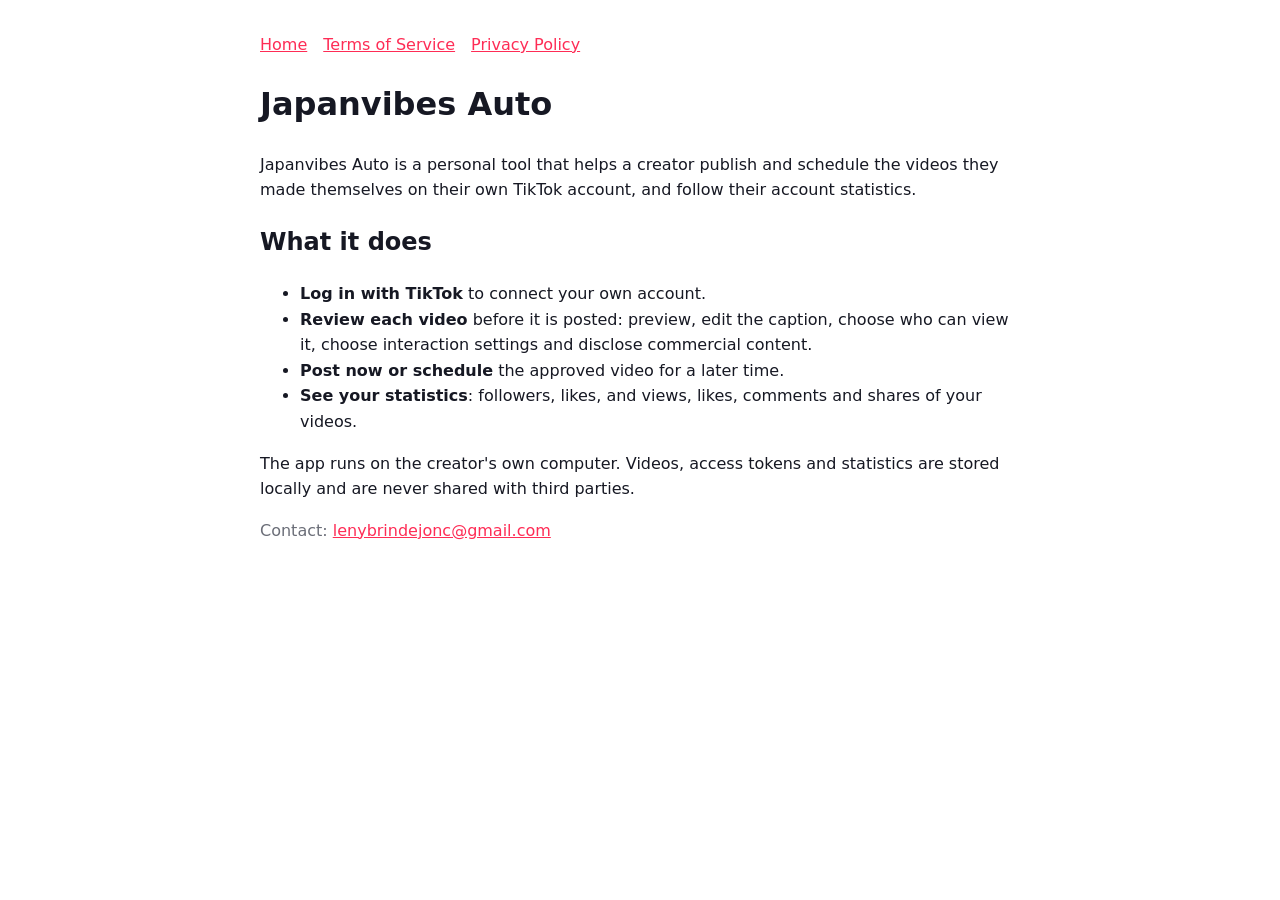
<file: index.html>
<!doctype html><html lang="en"><head><meta charset="utf-8"><meta name="viewport" content="width=device-width,initial-scale=1"><style>:root{--bg:#fff;--ink:#161823;--mute:#6b6e78}@media (prefers-color-scheme:dark){:root{--bg:#121214;--ink:#f1f1f2;--mute:#9a9ca5}}body{margin:0;background:var(--bg);color:var(--ink);font:16px/1.6 system-ui,-apple-system,Segoe UI,sans-serif}main{max-width:760px;margin:0 auto;padding:32px 16px}a{color:#fe2c55}.mute{color:var(--mute)}nav a{margin-right:16px}</style><title>Japanvibes Auto</title></head><body><main><nav><a href="/japanvibes-auto/">Home</a><a href="/japanvibes-auto/terms.html">Terms of Service</a><a href="/japanvibes-auto/privacy.html">Privacy Policy</a></nav>
<h1>Japanvibes Auto</h1>
<p>Japanvibes Auto is a personal tool that helps a creator publish and schedule the videos they made themselves on their own TikTok account, and follow their account statistics.</p>
<h2>What it does</h2>
<ul>
<li><b>Log in with TikTok</b> to connect your own account.</li>
<li><b>Review each video</b> before it is posted: preview, edit the caption, choose who can view it, choose interaction settings and disclose commercial content.</li>
<li><b>Post now or schedule</b> the approved video for a later time.</li>
<li><b>See your statistics</b>: followers, likes, and views, likes, comments and shares of your videos.</li>
</ul>
<p>The app runs on the creator's own computer. Videos, access tokens and statistics are stored locally and are never shared with third parties.</p>
<p class="mute">Contact: <a href="mailto:lenybrindejonc@gmail.com">lenybrindejonc@gmail.com</a></p>
</main></body></html>
</file>
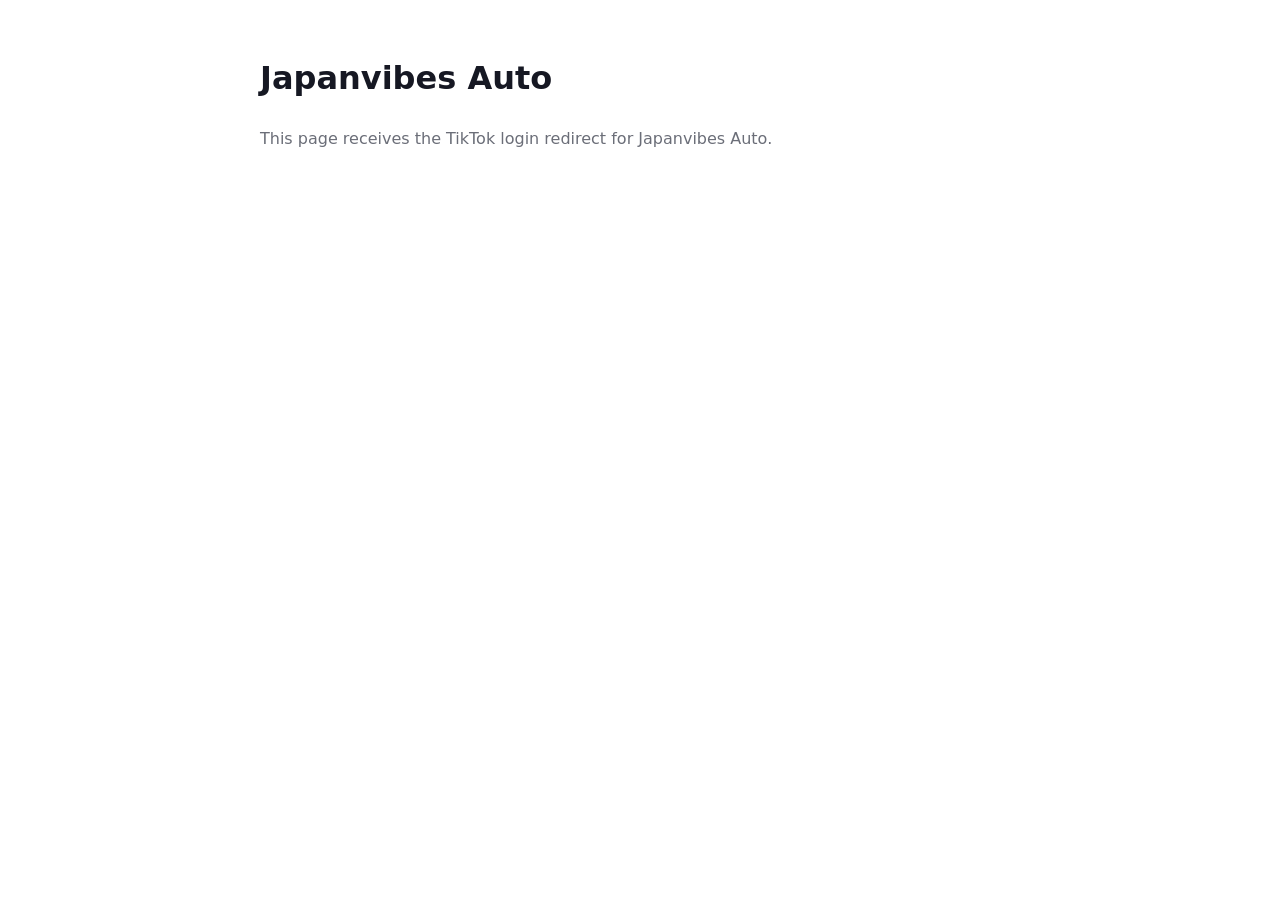
<file: callback.html>
<!doctype html><html lang="en"><head><meta charset="utf-8"><meta name="viewport" content="width=device-width,initial-scale=1">
<title>Japanvibes Auto – Connected</title>
<style>:root{--bg:#fff;--ink:#161823;--mute:#6b6e78;--line:#e3e3e6}@media (prefers-color-scheme:dark){:root{--bg:#121214;--ink:#f1f1f2;--mute:#9a9ca5;--line:#2c2c33}}
body{margin:0;background:var(--bg);color:var(--ink);font:16px/1.6 system-ui,-apple-system,Segoe UI,sans-serif}main{max-width:760px;margin:0 auto;padding:32px 16px}
textarea{width:100%;box-sizing:border-box;padding:10px;border:1px solid var(--line);border-radius:8px;background:transparent;color:var(--ink);font:13px monospace}
button{background:#fe2c55;color:#fff;border:0;border-radius:8px;padding:10px 18px;font-weight:600;font-size:15px;cursor:pointer}.mute{color:var(--mute)}</style></head>
<body><main>
<h1>Japanvibes Auto</h1>
<div id="ok" hidden>
  <p>✅ Autorisation reçue. Copie l'adresse ci-dessous, puis colle-la dans le champ <b>code</b> du workflow
  <b>🔑 Connexion TikTok</b> sur GitHub (vite : elle expire au bout de quelques minutes).</p>
  <textarea id="url" rows="4" readonly></textarea>
  <p><button id="copier">Copier l'adresse</button> <span id="fait" class="mute"></span></p>
</div>
<p id="erreur" hidden>❌ Autorisation refusée ou annulée : <span id="detail"></span></p>
<p id="vide" class="mute" hidden>This page receives the TikTok login redirect for Japanvibes Auto.</p>
<script>
  var q = new URLSearchParams(location.search);
  if (q.get("code")) {
    document.getElementById("ok").hidden = false;
    document.getElementById("url").value = location.href;
    document.getElementById("copier").onclick = function () {
      var t = document.getElementById("url"); t.select();
      (navigator.clipboard ? navigator.clipboard.writeText(location.href) : Promise.resolve(document.execCommand("copy")))
        .then(function () { document.getElementById("fait").textContent = "Copié ✔"; });
    };
  } else if (q.get("error")) {
    document.getElementById("erreur").hidden = false;
    document.getElementById("detail").textContent = q.get("error_description") || q.get("error");
  } else {
    document.getElementById("vide").hidden = false;
  }
</script>
</main></body></html>
</file>
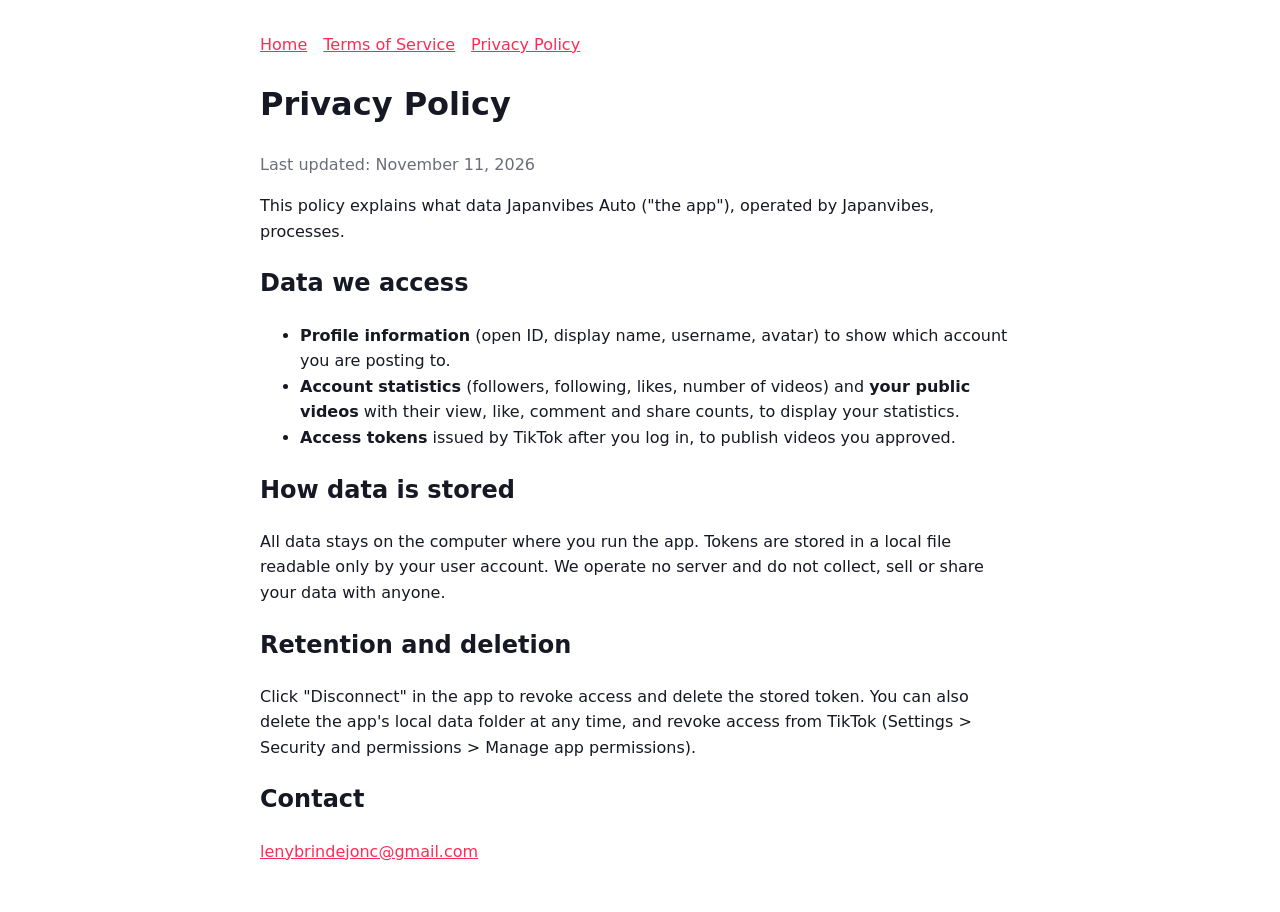
<file: privacy.html>
<!doctype html><html lang="en"><head><meta charset="utf-8"><meta name="viewport" content="width=device-width,initial-scale=1"><style>:root{--bg:#fff;--ink:#161823;--mute:#6b6e78}@media (prefers-color-scheme:dark){:root{--bg:#121214;--ink:#f1f1f2;--mute:#9a9ca5}}body{margin:0;background:var(--bg);color:var(--ink);font:16px/1.6 system-ui,-apple-system,Segoe UI,sans-serif}main{max-width:760px;margin:0 auto;padding:32px 16px}a{color:#fe2c55}.mute{color:var(--mute)}nav a{margin-right:16px}</style><title>Privacy Policy – Japanvibes Auto</title></head><body><main><nav><a href="/japanvibes-auto/">Home</a><a href="/japanvibes-auto/terms.html">Terms of Service</a><a href="/japanvibes-auto/privacy.html">Privacy Policy</a></nav>
<h1>Privacy Policy</h1><p class="mute">Last updated: November 11, 2026</p>
<p>This policy explains what data Japanvibes Auto ("the app"), operated by Japanvibes, processes.</p>
<h2>Data we access</h2>
<ul><li><b>Profile information</b> (open ID, display name, username, avatar) to show which account you are posting to.</li>
<li><b>Account statistics</b> (followers, following, likes, number of videos) and <b>your public videos</b> with their view, like, comment and share counts, to display your statistics.</li>
<li><b>Access tokens</b> issued by TikTok after you log in, to publish videos you approved.</li></ul>
<h2>How data is stored</h2><p>All data stays on the computer where you run the app. Tokens are stored in a local file readable only by your user account. We operate no server and do not collect, sell or share your data with anyone.</p>
<h2>Retention and deletion</h2><p>Click "Disconnect" in the app to revoke access and delete the stored token. You can also delete the app's local data folder at any time, and revoke access from TikTok (Settings &gt; Security and permissions &gt; Manage app permissions).</p>
<h2>Contact</h2><p><a href="mailto:lenybrindejonc@gmail.com">lenybrindejonc@gmail.com</a></p>
</main></body></html>
</file>
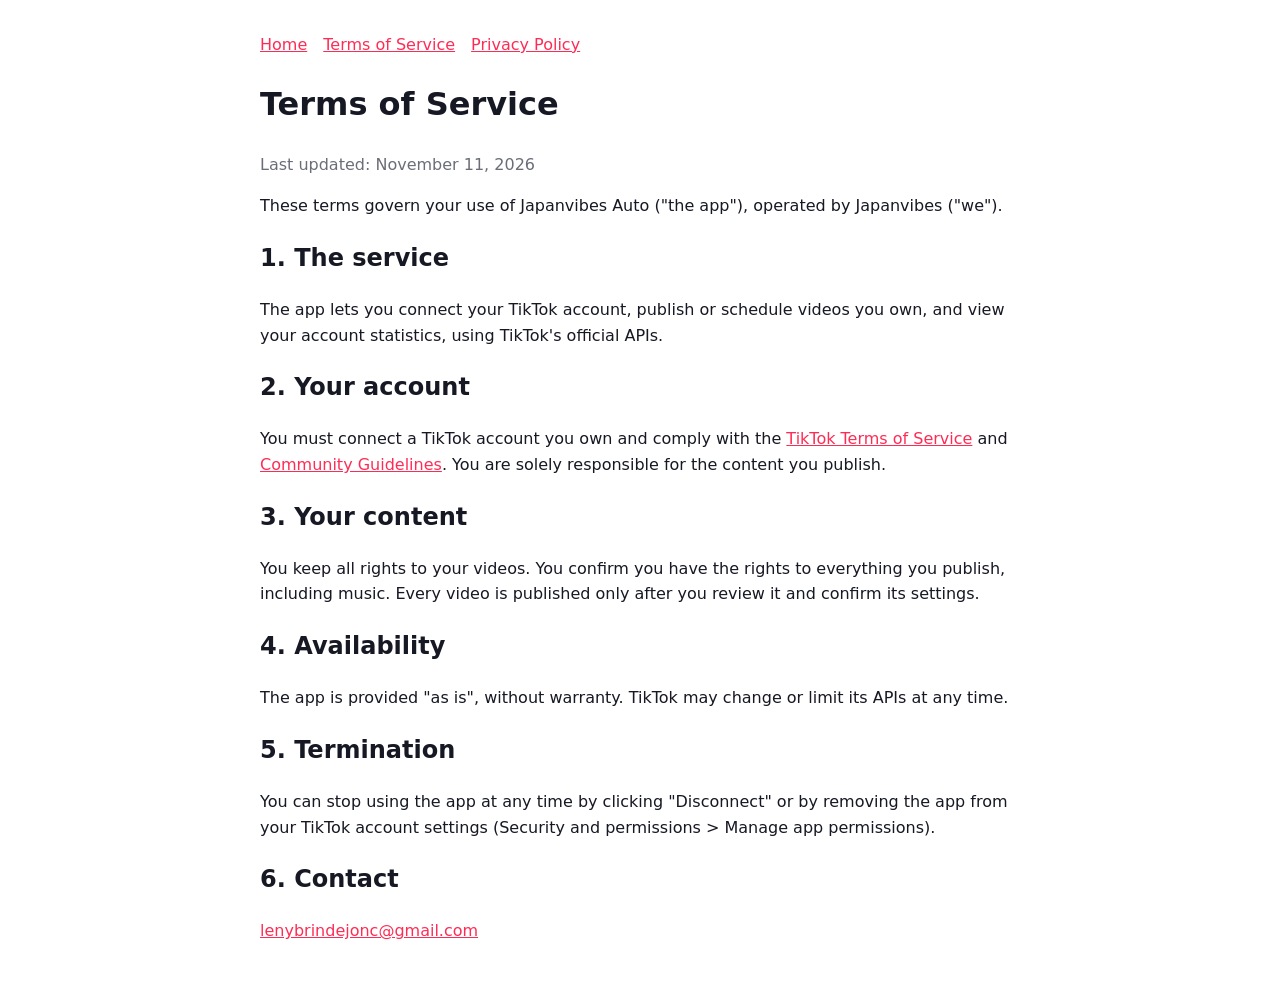
<file: terms.html>
<!doctype html><html lang="en"><head><meta charset="utf-8"><meta name="viewport" content="width=device-width,initial-scale=1"><style>:root{--bg:#fff;--ink:#161823;--mute:#6b6e78}@media (prefers-color-scheme:dark){:root{--bg:#121214;--ink:#f1f1f2;--mute:#9a9ca5}}body{margin:0;background:var(--bg);color:var(--ink);font:16px/1.6 system-ui,-apple-system,Segoe UI,sans-serif}main{max-width:760px;margin:0 auto;padding:32px 16px}a{color:#fe2c55}.mute{color:var(--mute)}nav a{margin-right:16px}</style><title>Terms of Service – Japanvibes Auto</title></head><body><main><nav><a href="/japanvibes-auto/">Home</a><a href="/japanvibes-auto/terms.html">Terms of Service</a><a href="/japanvibes-auto/privacy.html">Privacy Policy</a></nav>
<h1>Terms of Service</h1><p class="mute">Last updated: November 11, 2026</p>
<p>These terms govern your use of Japanvibes Auto ("the app"), operated by Japanvibes ("we").</p>
<h2>1. The service</h2><p>The app lets you connect your TikTok account, publish or schedule videos you own, and view your account statistics, using TikTok's official APIs.</p>
<h2>2. Your account</h2><p>You must connect a TikTok account you own and comply with the <a href="https://www.tiktok.com/legal/terms-of-service">TikTok Terms of Service</a> and <a href="https://www.tiktok.com/community-guidelines">Community Guidelines</a>. You are solely responsible for the content you publish.</p>
<h2>3. Your content</h2><p>You keep all rights to your videos. You confirm you have the rights to everything you publish, including music. Every video is published only after you review it and confirm its settings.</p>
<h2>4. Availability</h2><p>The app is provided "as is", without warranty. TikTok may change or limit its APIs at any time.</p>
<h2>5. Termination</h2><p>You can stop using the app at any time by clicking "Disconnect" or by removing the app from your TikTok account settings (Security and permissions &gt; Manage app permissions).</p>
<h2>6. Contact</h2><p><a href="mailto:lenybrindejonc@gmail.com">lenybrindejonc@gmail.com</a></p>
</main></body></html>
</file>
